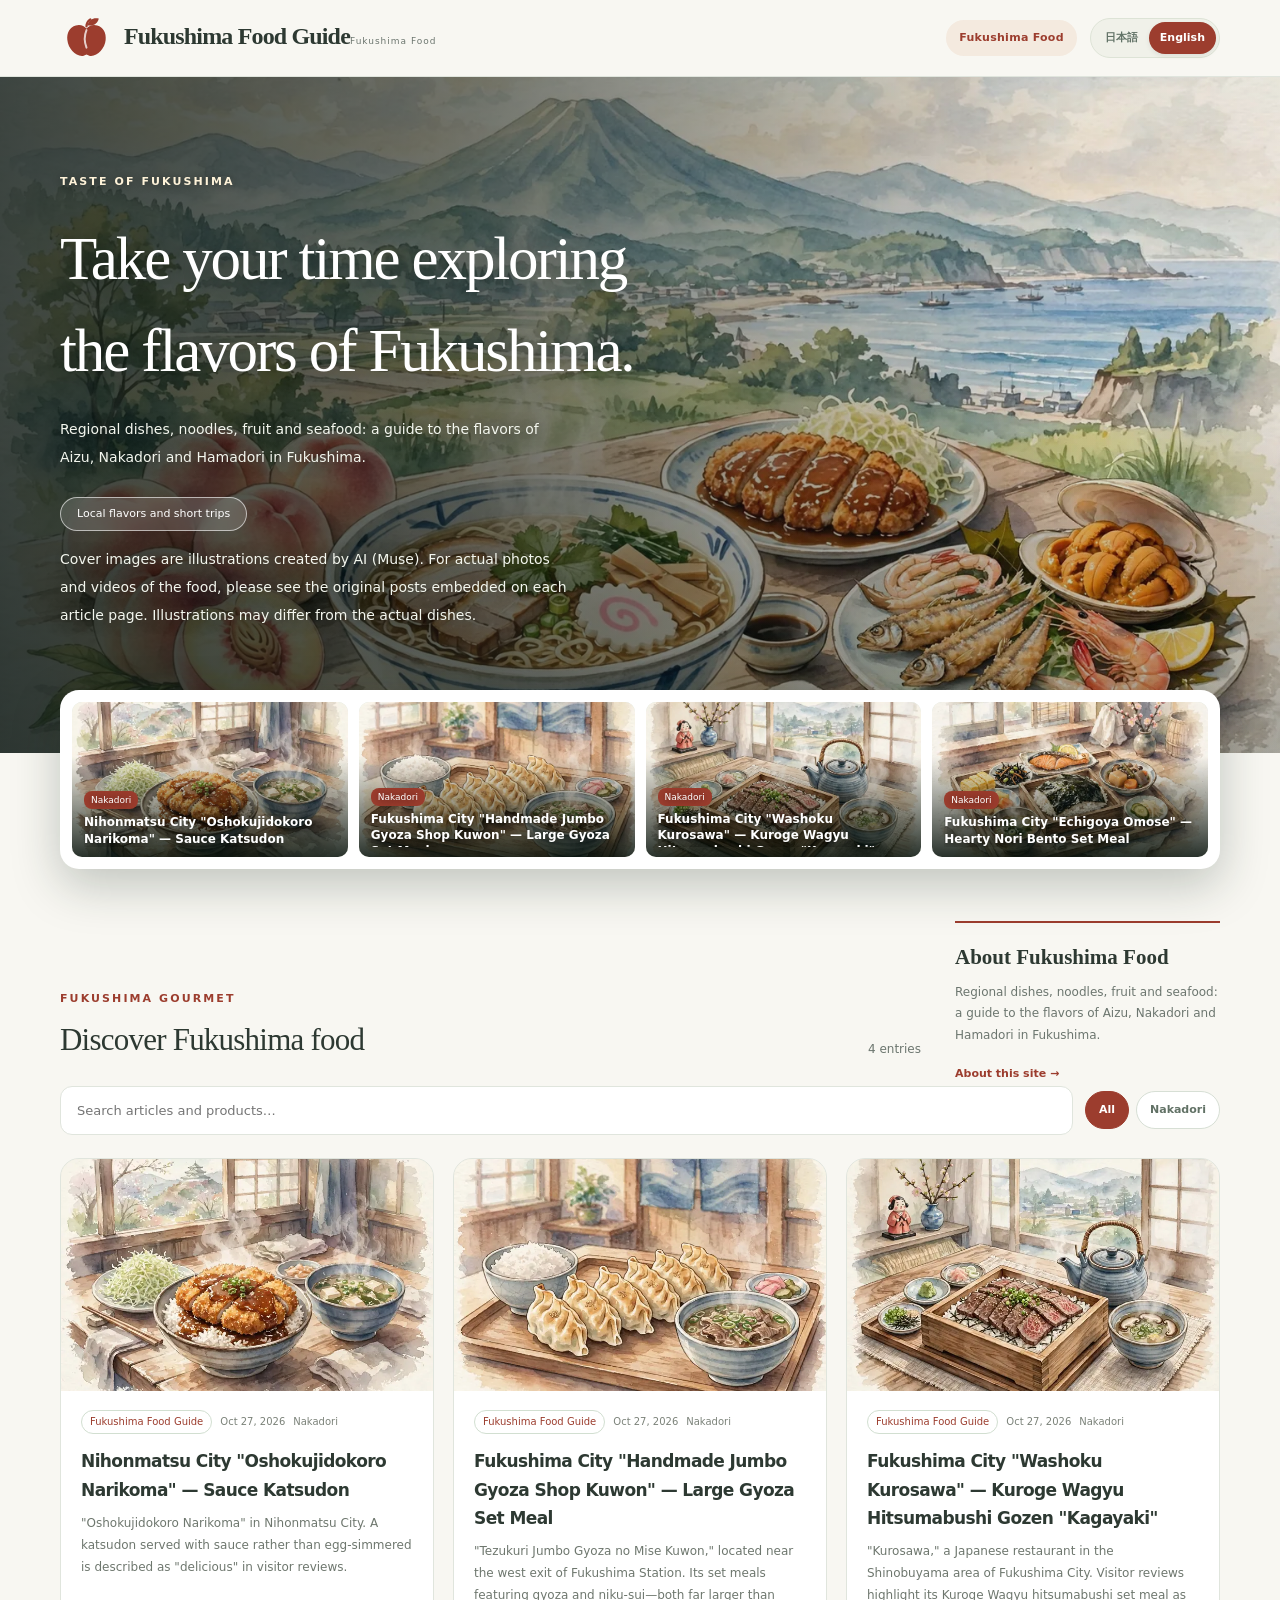
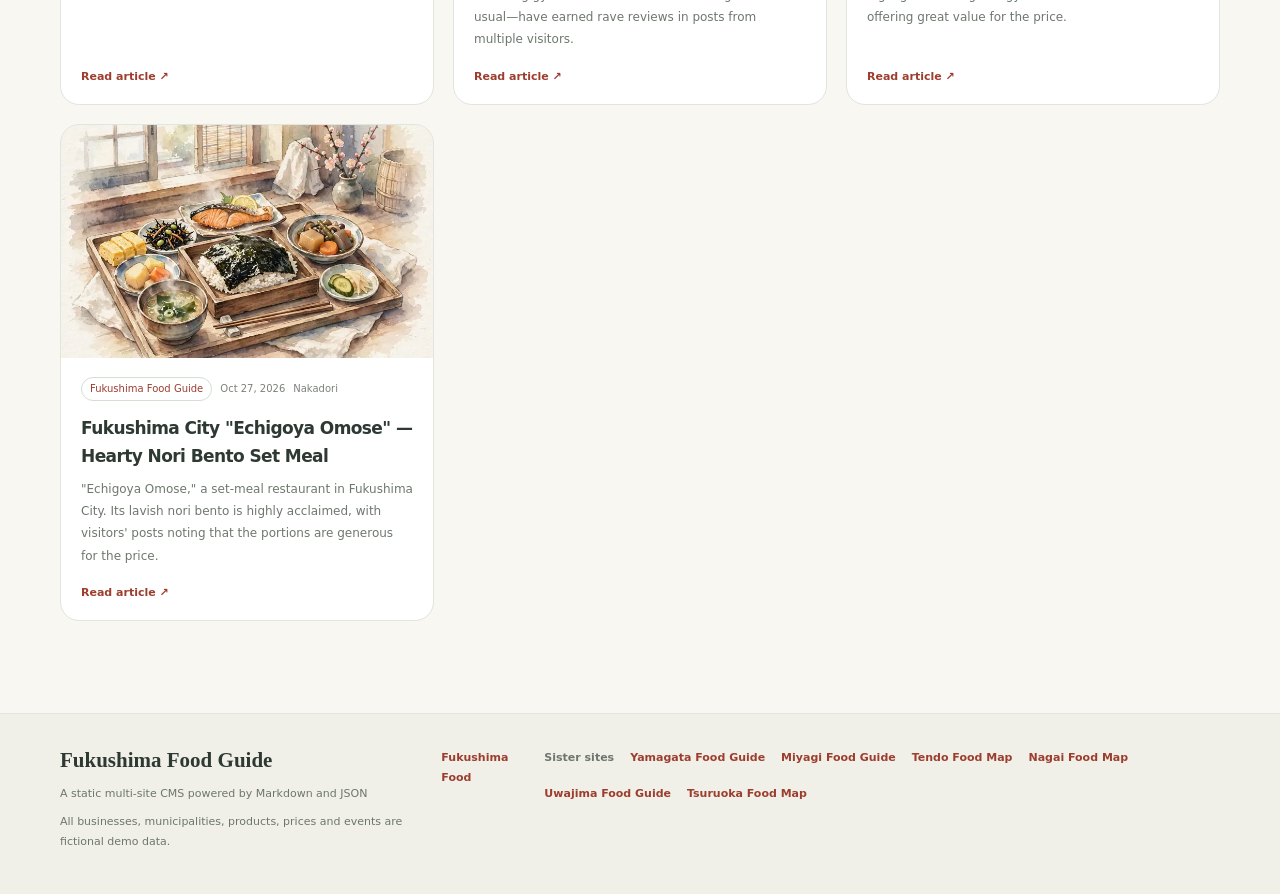
<file: index.html>
<!doctype html><html lang="ja"><head><meta charset="utf-8"><meta name="viewport" content="width=device-width,initial-scale=1"><meta name="description" content="Markdownから生成した静的JSONサイト"><meta http-equiv="Content-Security-Policy" content="default-src 'self'; script-src 'self' https://www.instagram.com https://www.threads.net https://www.threads.com; frame-src https://www.instagram.com https://www.threads.net https://www.threads.com; style-src 'self'; img-src 'self' data:; connect-src 'self'; object-src 'none'; base-uri 'self'; form-action 'none'"><title>福島グルメ案内</title><link rel="stylesheet" href="assets/style.css"></head><body><div id="app" data-default="fukushima" data-root="./" data-mode="site" data-site-id="fukushima" data-portal-url=""><p class="loading">読み込み中…</p></div><noscript>JavaScriptを有効にしてください。</noscript><script src="assets/app.js" defer></script></body></html>
</file>
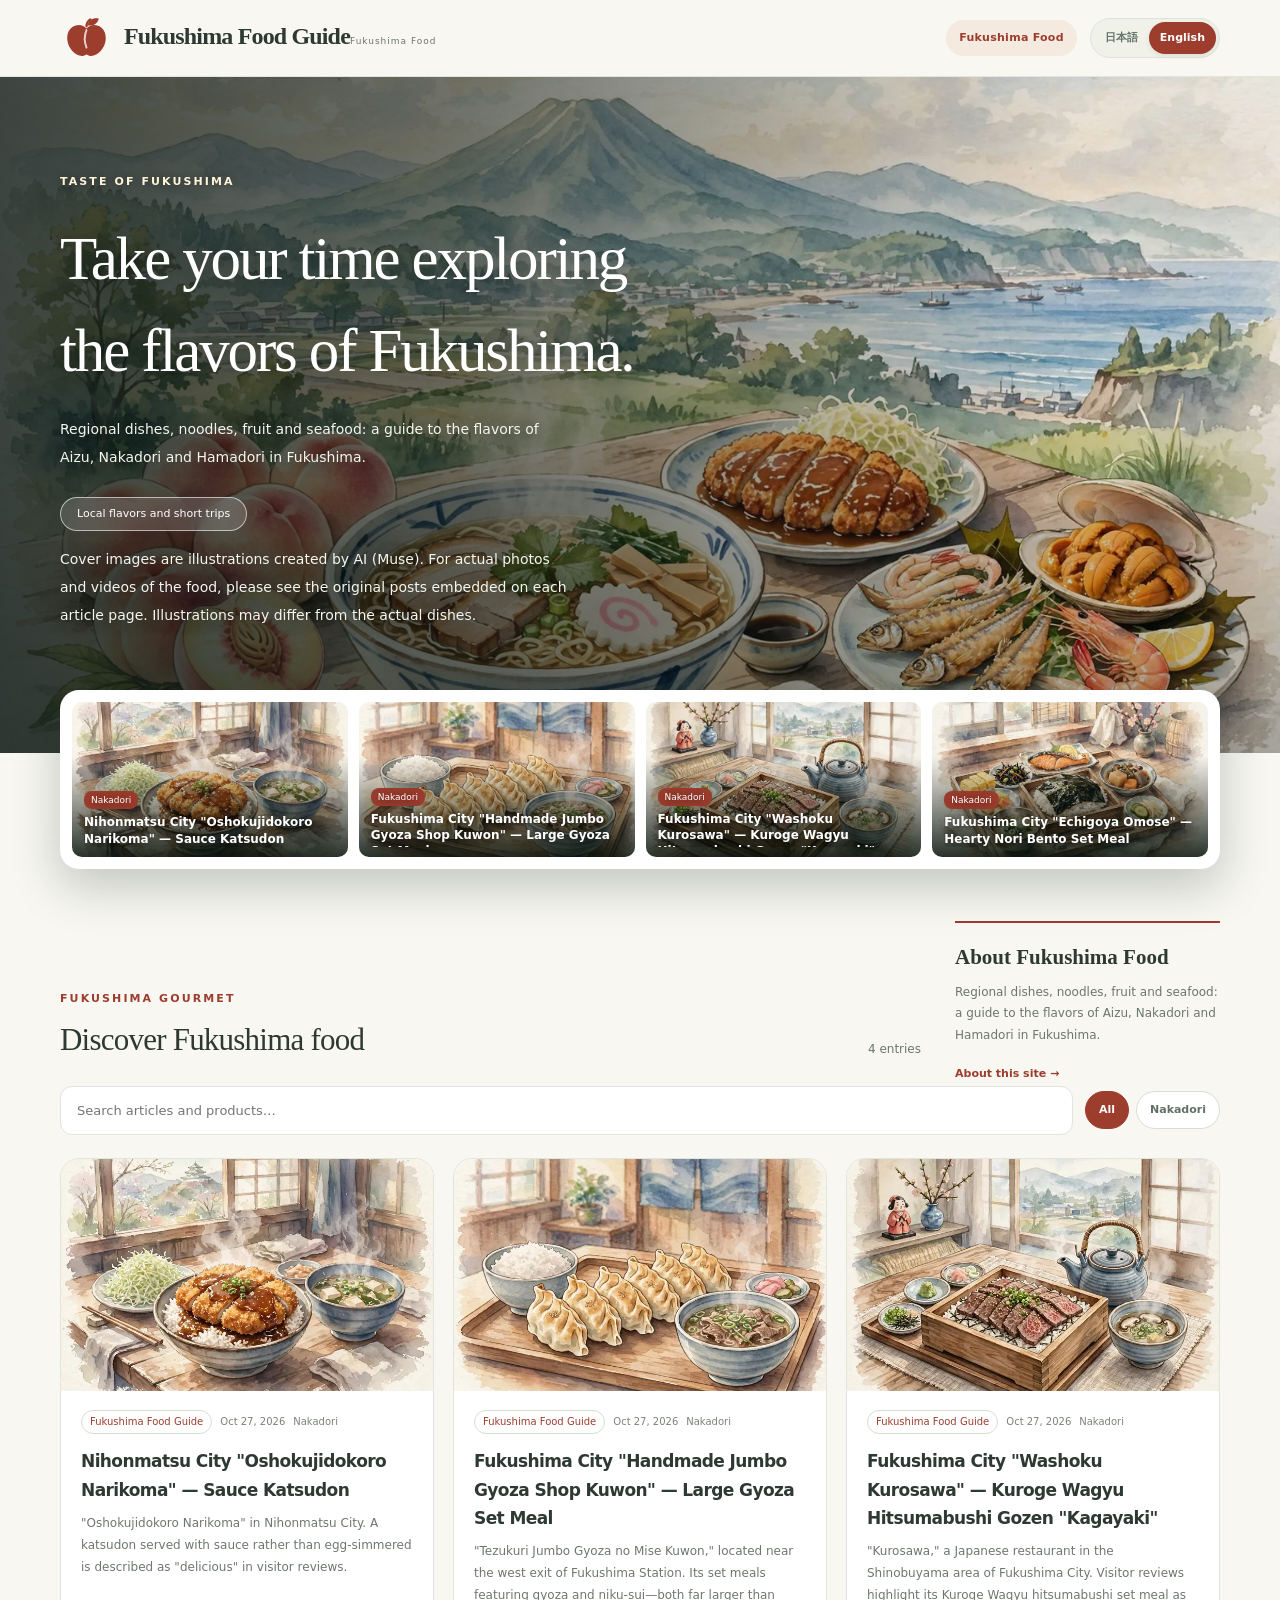
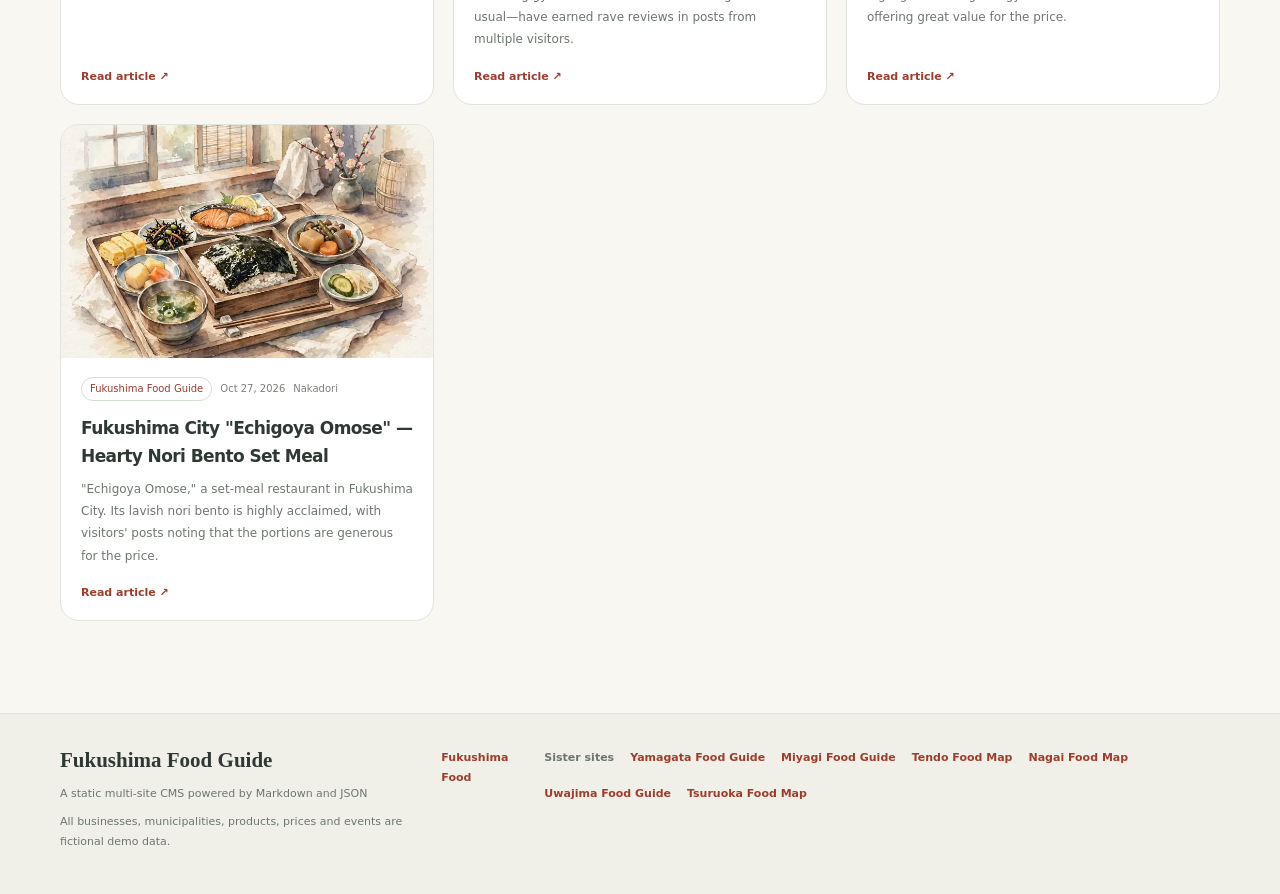
<file: docs/index.html>
<!doctype html><html lang="ja"><head><meta charset="utf-8"><meta name="viewport" content="width=device-width,initial-scale=1"><meta name="description" content="Markdownから生成した静的JSONサイト"><meta http-equiv="Content-Security-Policy" content="default-src 'self'; script-src 'self' https://static.cloudflareinsights.com https://www.instagram.com https://www.threads.net https://www.threads.com; frame-src https://www.instagram.com https://www.threads.net https://www.threads.com; style-src 'self' 'unsafe-hashes' 'sha256-xK+TcQ9StFcaVVSroz1BgC50XqBvx1GcKyflF9XE4A0=' 'sha256-l6khRnjaVBZm7Z9S5+A/4ZrRnU7hBbTAGeVNTXpAbwU='; img-src 'self' data:; connect-src 'self' https://cloudflareinsights.com; object-src 'none'; base-uri 'self'; form-action 'none'"><title>福島グルメ案内</title><link rel="stylesheet" href="assets/style.css"></head><body><div id="app" data-default="fukushima" data-root="./" data-mode="site" data-site-id="fukushima" data-portal-url=""><p class="loading">読み込み中…</p></div><noscript>JavaScriptを有効にしてください。</noscript><script src="assets/app.js" defer></script><script defer src="https://static.cloudflareinsights.com/beacon.min.js" data-cf-beacon='{"token": "cdf4ee53507948e4a412f503875833cd"}'></script></body></html>
</file>
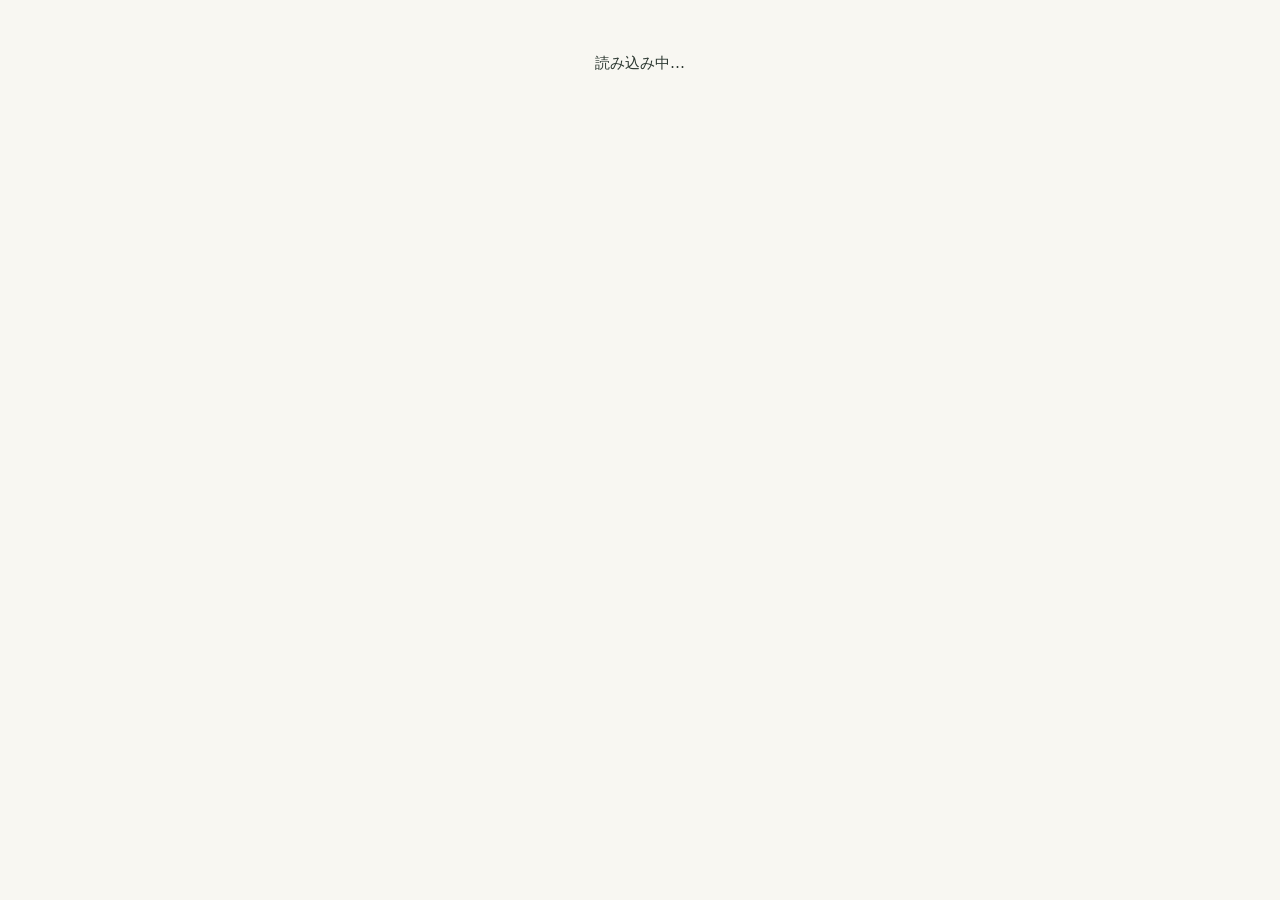
<file: docs/en/index.html>
<!doctype html><html lang="en"><head><meta charset="utf-8"><meta name="viewport" content="width=device-width,initial-scale=1"><meta name="description" content="Regional dishes, noodles, fruit and seafood: a guide to the flavors of Aizu, Nakadori and Hamadori in Fukushima."><meta http-equiv="refresh" content="0; url=../#/en/"><title>Fukushima Food Guide</title></head><body><p><a href="../#/en/">Fukushima Food Guide &mdash; English</a></p></body></html>
</file>
<file: assets/style.css>
:root{--bg:#f8f7f2;--ink:#2d3932;--muted:#6c766f;--line:#e0e5dd;--accent:#416851;--accentsoft:#edf3eb;--paper:#fff;--round:19px;--shadow:0 18px 48px rgba(37,57,42,.075)}*{box-sizing:border-box}html{scroll-behavior:smooth}body{margin:0;background:var(--bg);color:var(--ink);font:15px/1.8 -apple-system,BlinkMacSystemFont,'Noto Sans JP','Hiragino Kaku Gothic ProN',system-ui,sans-serif}button,input{font:inherit}button{cursor:pointer}a{color:inherit;text-decoration:none}a:hover{color:var(--accent)}img{max-width:100%}h1,h2,h3,p{margin-top:0}[hidden]{display:none!important}.container{width:min(1160px,calc(100% - 48px));margin:auto}.topbar{position:sticky;top:0;z-index:5;background:rgba(248,247,242,.97);backdrop-filter:blur(13px);border-bottom:1px solid var(--line)}.topline{display:flex;gap:18px;align-items:center;justify-content:space-between;min-height:76px}.brand{display:flex;align-items:center;gap:12px;min-width:0}.brandicon{width:42px;height:42px;display:grid;place-items:center;border-radius:13px;background:var(--accent);color:white;font:26px Georgia,serif}.brandname{font-family:Georgia,'Noto Serif JP',serif;font-size:24px;font-weight:700;line-height:1.1;letter-spacing:-.035em}.brandsub{font-size:9px;color:var(--muted);letter-spacing:.11em;line-height:1.4;margin-top:5px}.links{display:flex;align-items:center;gap:6px;flex-wrap:wrap;justify-content:flex-end}.links a{font-size:11px;font-weight:700;letter-spacing:.025em;border-radius:100px;padding:8px 13px;white-space:nowrap}.links a.selected{background:var(--accentsoft);color:var(--accent)}.cartbadge{display:inline-block;background:var(--accent);color:white;border-radius:15px;font-size:9px;min-width:17px;text-align:center;padding:0 4px}.mobilehint{display:none}.hero{background:linear-gradient(115deg,#e3eade,#f2dfc7);position:relative;overflow:hidden}.hero:before{content:"";position:absolute;width:370px;height:370px;border-radius:100%;right:-55px;top:-160px;background:rgba(255,255,255,.28)}.hero:after{content:"✳";position:absolute;right:10%;bottom:-150px;font:350px Georgia,serif;line-height:1;color:rgba(74,110,81,.09);transform:rotate(-16deg)}.hero.town{background:linear-gradient(110deg,#d9ebec,#eaf1e2)}.hero.town:after{content:"⌂";color:rgba(66,106,118,.09)}.hero.fruit{background:linear-gradient(110deg,#f6e6d2,#f7e0d9)}.hero.fruit:after{content:"◌";color:rgba(166,95,70,.13)}.heroinner{position:relative;z-index:1;padding:70px 0 77px;max-width:1160px;margin:auto}.kicker{font-size:11px;letter-spacing:.19em;font-weight:800;color:var(--accent)}.hero h1{font:500 clamp(35px,5vw,61px)/1.5 Georgia,'Noto Serif JP',serif;letter-spacing:-.035em;margin:19px 0;color:#263c31;white-space:pre-line}.hero p{font-size:14px;max-width:565px;color:#5c6a60;line-height:2}.hero .subpill{display:inline-flex;border:1px solid color-mix(in srgb,var(--accent) 35%,transparent);border-radius:100px;color:var(--accent);font-size:11px;padding:6px 16px;margin-top:12px;background:rgba(255,255,255,.28)}.section{padding:52px 0}.sectiontitle{display:flex;justify-content:space-between;align-items:end;margin-bottom:25px;gap:16px}.sectiontitle h2{font:500 31px/1.35 Georgia,'Noto Serif JP',serif;letter-spacing:-.025em;margin:8px 0 0}.sectiontitle .caption{font-size:12px;color:var(--muted);margin:0}.siteintro{display:grid;grid-template-columns:repeat(3,1fr);gap:18px;margin-bottom:50px}.siteitem{border:1px solid var(--line);background:white;border-radius:18px;padding:22px 23px;transition:transform .15s,border-color .15s;display:flex;gap:12px;align-items:start}.siteitem:hover{transform:translateY(-3px);border-color:var(--accent)}.siteemoji{width:45px;height:45px;border-radius:15px;background:var(--accentsoft);display:grid;place-items:center;font-size:23px;flex:none}.siteitem strong{font-size:15px}.siteitem span{display:block;font-size:11px;color:var(--muted);line-height:1.8;margin-top:4px}.tools{display:flex;gap:12px;flex-wrap:wrap;align-items:center;margin-bottom:23px}.search{background:#fff;border:1px solid var(--line);padding:12px 16px;border-radius:12px;min-width:220px;flex:1;font-size:13px;outline-color:var(--accent)}.chips{display:flex;flex-wrap:wrap;gap:7px}.chip{border:1px solid #d7dfd5;color:#617165;padding:8px 13px;background:#fff;border-radius:30px;font-size:11px;font-weight:700}.chip.active{background:var(--accent);color:white;border-color:var(--accent)}.grid{display:grid;grid-template-columns:repeat(3,minmax(0,1fr));gap:19px}.tile{border-radius:var(--round);background:var(--paper);border:1px solid var(--line);overflow:hidden;display:flex;flex-direction:column;transition:transform .18s,border-color .18s,box-shadow .18s}.tile:hover{transform:translateY(-4px);box-shadow:var(--shadow);border-color:#b3c6b6}.tile-image{width:100%;height:auto;display:block;background:#e8e4d8}.tile-content{display:flex;flex-direction:column;flex:1;padding:19px 20px 18px}.tile-meta{display:flex;gap:8px;align-items:center;flex-wrap:wrap;color:#7b8279;font-size:10px}.tag{color:var(--accent);border:1px solid #d2dfd1;border-radius:20px;padding:2px 8px;font-size:10px}.tile h3{font-size:17px;line-height:1.65;margin:13px 0 8px;letter-spacing:-.035em}.tile p{font-size:12px;color:#6e776e;line-height:1.85;margin-bottom:16px}.tile-foot{margin-top:auto;display:flex;gap:10px;justify-content:space-between;align-items:center}.more{color:var(--accent);font-size:11px;font-weight:800}.price{font-size:19px;font-weight:750;color:#a65e42}.price small{font-size:10px;font-weight:400;color:#777}.pillbutton{border:1px solid var(--accent);background:var(--accent);color:white;border-radius:30px;padding:7px 15px;font-size:11px;font-weight:700}.pillbutton.ghost{background:white;color:var(--accent)}.pillbutton:hover{opacity:.85}.introgrid{display:grid;grid-template-columns:1fr 265px;gap:34px}.rightnote{border-top:2px solid var(--accent);padding-top:22px}.rightnote h3{font:600 21px Georgia,serif;margin-bottom:12px}.rightnote p{font-size:12px;color:var(--muted)}.article{display:grid;grid-template-columns:minmax(0,1fr) 260px;gap:34px;align-items:start}.articlehead{padding:44px 0 32px;background:linear-gradient(105deg,var(--accentsoft),#f5eddf)}.articlehead h1{font:500 clamp(29px,4vw,44px)/1.52 Georgia,'Noto Serif JP',serif;margin:12px 0 0;overflow-wrap:anywhere}.paper{border:1px solid var(--line);border-radius:19px;background:#fff;padding:32px;overflow-wrap:anywhere}.articlecover{width:100%;height:auto;border-radius:11px;margin-bottom:26px}.prose{font-size:14px;line-height:2.15}.prose h2{font-size:20px;margin-top:30px;border-left:4px solid var(--accent);padding-left:12px}.prose h3{font-size:17px}.prose img{display:block;margin:22px auto;max-width:100%;height:auto;border-radius:10px}.prose p{margin-bottom:18px}.prose a{color:var(--accent);font-weight:600;text-decoration:underline;text-underline-offset:3px}.prose a:hover{text-decoration-thickness:2px}.prose ul{padding-left:20px}.prose table{width:100%;border-collapse:collapse;margin:4px 0 24px;font-size:13px;line-height:1.75}.prose th,.prose td{border:1px solid var(--line);padding:9px 12px;text-align:left;vertical-align:top}.prose th{background:var(--accentsoft);font-weight:700}.prose tbody tr:nth-child(even){background:#fafaf6}.prose td:first-child{font-weight:600}.prose pre{overflow-x:auto;background:#f4f4ee;border:1px solid var(--line);border-radius:10px;padding:14px 16px;font-size:12.5px;line-height:1.7;margin:4px 0 22px}.prose code{font-family:ui-monospace,SFMono-Regular,Menlo,Consolas,monospace}.backlink{display:inline-flex;margin-top:25px;color:var(--accent);font-weight:800;font-size:12px}.info{padding:17px;background:var(--accentsoft);border-radius:13px;font-size:12px;color:#5f6e62;margin-top:18px}.info.warn{background:#fff4e5;color:#956044;border:1px solid #efd7b9}.cross{margin-top:45px;padding-top:20px;border-top:1px solid var(--line)}.cross h2{font:500 25px Georgia,serif}.crosslinks{display:grid;grid-template-columns:repeat(2,minmax(0,1fr));gap:14px}.crosslink{display:flex;align-items:center;gap:12px;border:1px solid var(--line);padding:9px;background:white;border-radius:12px;min-width:0}.crosslink img{width:78px;height:58px;object-fit:cover;border-radius:7px;flex:none}.crosslink strong{font-size:12px;line-height:1.5;display:block}.crosslink span{font-size:10px;color:var(--muted)}.lead{font:500 18px/1.85 Georgia,serif}.purchase{display:flex;align-items:end;justify-content:space-between;gap:12px;background:#f8f6ef;padding:18px;border-radius:13px;margin-top:25px}.purchase .pillbutton{font-size:13px;padding:12px 18px}.toolbar{display:flex;align-items:center;justify-content:space-between;gap:12px;margin-bottom:24px}.notice{font-size:12px;color:#926148;background:#fff1e7;border:1px solid #eed6c2;border-radius:10px;padding:12px 16px}.cartrow{display:grid;grid-template-columns:90px 1fr auto;align-items:center;gap:17px;border-bottom:1px solid var(--line);padding:19px 0}.cartrow img{width:90px;height:67px;object-fit:cover;border-radius:9px}.cartrow h3{font-size:15px;margin-bottom:4px}.cartrow p{font-size:11px;color:var(--muted);margin:0}.cartctrl{display:flex;align-items:center;gap:9px}.cartctrl button{border:1px solid var(--line);background:#fff;padding:4px 10px;border-radius:8px}.total{display:flex;align-items:center;justify-content:space-between;font-size:20px;font-weight:bold;margin:30px 0}.servicegrid{display:grid;grid-template-columns:repeat(3,minmax(0,1fr));gap:12px;margin:0 0 35px}.service{padding:17px 20px;background:white;border:1px solid var(--line);border-radius:14px;font-size:13px;font-weight:700;color:#466f78;display:flex;align-items:center;gap:10px}.footer{margin-top:40px;border-top:1px solid var(--line);background:#f0f0e8;padding:34px 0}.footerinner{display:flex;align-items:start;justify-content:space-between;gap:24px}.footer strong{font:600 21px Georgia,serif}.footer p{font-size:11px;color:var(--muted);margin:8px 0}.footlinks{display:flex;gap:16px;flex-wrap:wrap}.footlinks a{font-size:11px;font-weight:700;color:var(--accent)}.sisterlinks{align-items:center}.sisterlabel{font-size:11px;font-weight:800;color:var(--muted)}.empty{padding:35px;border:1px dashed #ccd5ca;border-radius:14px;text-align:center;color:var(--muted)}.loading{padding:50px;text-align:center}.sr-only{position:absolute;width:1px;height:1px;overflow:hidden;clip:rect(0,0,0,0)}
@media(max-width:950px){.grid{grid-template-columns:repeat(2,minmax(0,1fr))}.siteintro{grid-template-columns:repeat(2,minmax(0,1fr))}.introgrid,.article{grid-template-columns:1fr}.rightnote{display:none}.links{gap:0}.links a{padding:8px 9px}.heroinner{padding:58px 0}}
@media(max-width:600px){.container{width:calc(100% - 30px)}.topline{min-height:80px;display:block;padding:12px 0}.brand{margin-bottom:8px}.brandicon{width:33px;height:33px;font-size:19px}.brandname{font-size:19px}.brandsub{display:none}.links{justify-content:flex-start;gap:2px}.links a{font-size:10px;padding:5px 8px}.heroinner{padding:38px 0 44px}.hero h1{font-size:35px}.hero p{font-size:12px}.hero:after{font-size:210px;bottom:-85px}.section{padding:36px 0}.siteintro,.grid,.crosslinks,.servicegrid{grid-template-columns:1fr}.sectiontitle h2{font-size:25px}.paper{padding:20px}.articlehead{padding:27px 0}.cartrow{grid-template-columns:65px 1fr}.cartrow img{width:65px;height:58px}.cartctrl{grid-column:2}.purchase{display:block}.purchase button{margin-top:16px}.footerinner{display:block}.footlinks{margin-top:16px}.tile-content{padding:16px}.prose table{display:block;overflow-x:auto;-webkit-overflow-scrolling:touch}.prose th,.prose td{padding:8px 10px}.prose table:has(>thead>tr>:nth-child(2):last-child){overflow:visible}.prose table:has(>thead>tr>:nth-child(2):last-child) thead{display:none}.prose table:has(>thead>tr>:nth-child(2):last-child) tbody,.prose table:has(>thead>tr>:nth-child(2):last-child) tr{display:block}.prose table:has(>thead>tr>:nth-child(2):last-child) tr{border:1px solid var(--line);border-radius:12px;margin-bottom:12px;overflow:hidden;background:#fff}.prose table:has(>thead>tr>:nth-child(2):last-child) td{display:block;border:none;padding:6px 14px 12px}.prose table:has(>thead>tr>:nth-child(2):last-child) td:first-child{background:var(--accentsoft);font-weight:700;white-space:normal;padding:8px 14px;margin-bottom:6px}.prose table:not(:has(>thead>tr>:nth-child(2):last-child)) th,.prose table:not(:has(>thead>tr>:nth-child(2):last-child)) td{min-width:112px}}
@media(prefers-reduced-motion:reduce){html{scroll-behavior:auto}.tile,.siteitem{transition:none}}
/* Bi-lingual navigation and photographic Fukushima gourmet hero. */
.header-right{display:flex;align-items:center;gap:13px;justify-content:flex-end;flex-wrap:wrap}
.language-switch{display:inline-flex;background:#f0f1e9;border:1px solid #dde3d6;padding:3px;border-radius:40px;white-space:nowrap}
.language-switch button{border:0;background:transparent;padding:6px 11px;color:#627367;border-radius:30px;font-size:11px;font-weight:750}
.language-switch button.chosen{background:var(--accent);color:#fff;box-shadow:0 2px 5px #00000014}
.hero.fukushima{background:#38302a;color:#fff}
.hero.fukushima .hero-photo{position:absolute;inset:0;width:100%;height:100%;object-fit:cover;display:block}
.hero.fukushima:before{display:none}
.hero.fukushima:after{content:none}
.hero.fukushima .heroinner{isolation:isolate}
.hero.fukushima h1{color:#fff;text-shadow:0 2px 20px #00000070}
.hero.fukushima .kicker{color:#fae0b5}
.hero.fukushima p{color:#fff0d9;max-width:510px;text-shadow:0 1px 12px #00000065}
.hero.fukushima .subpill{background:#ffffff1f;border-color:#ffffff80;color:#fff}
.site-link-label{color:var(--accent)!important;font-weight:700!important}
@media(max-width:1060px){.header-right{gap:6px}.links a{padding:6px 8px}}
@media(max-width:720px){.header-right{justify-content:flex-start}.language-switch{margin-top:4px}.hero.fukushima .hero-photo{object-position:56% center}.hero.fukushima:before{display:block;background:linear-gradient(90deg,#221b14bb,transparent);inset:0;width:auto;height:auto;border-radius:0}.hero.fukushima .heroinner{padding:55px 0 65px}}


/* Editorial photographic style, with fully localized HTML text over image assets. */
.hero{background:#22312b;min-height:440px;isolation:isolate}
.hero .hero-photo{position:absolute;inset:0;width:100%;height:100%;display:block;object-fit:cover;object-position:center 47%;z-index:-2}
.hero:before,.hero.fukushima:before{content:"";display:block;position:absolute;inset:0;width:100%;height:100%;border-radius:0;background:linear-gradient(90deg,rgba(10,22,19,.79) 0%,rgba(13,24,20,.56) 39%,rgba(13,22,19,.07) 84%),linear-gradient(0deg,rgba(11,20,15,.30),transparent 55%);z-index:-1;pointer-events:none}
.hero:after,.hero.town:after,.hero.fruit:after,.hero.fukushima:after{content:none;display:none}
.hero.town,.hero.fruit,.hero.bakery,.hero.fukushima,.hero.portal{background-color:#284034}
.hero .heroinner{position:relative;z-index:1;padding:90px 0 110px}
.hero h1,.hero.fukushima h1{color:#fff;text-shadow:0 4px 30px rgba(0,0,0,.38)}
.hero p,.hero.fukushima p{color:#f3f6ee;text-shadow:0 1px 15px rgba(0,0,0,.5)}
.hero .kicker,.hero.fukushima .kicker{color:#fff3d9;text-shadow:0 1px 8px #0007}
.hero .subpill,.hero.fukushima .subpill{color:white;border-color:#fff9;background:#ffffff24;backdrop-filter:blur(8px)}
.hero.fruit .hero-photo{object-position:center 48%}
.hero.town .hero-photo{object-position:center 50%}
.hero.bakery .hero-photo{object-position:center 50%}
.siteintro{grid-template-columns:repeat(4,minmax(0,1fr));gap:15px;margin-bottom:51px}
.siteitem{display:block;padding:0;overflow:hidden;min-width:0;box-shadow:0 5px 20px #20351f0a}
.siteitem-photo{display:block;overflow:hidden;height:156px;margin:0!important;background:#dde4d6}
.siteitem-photo img{width:100%;height:100%;display:block;object-fit:cover;transition:transform .3s}
.siteitem:hover .siteitem-photo img{transform:scale(1.045)}
.siteitem-info{padding:17px 19px 20px}
.siteitem-info strong{display:block;font-size:17px;line-height:1.45;margin:6px 0}
.siteitem-info .siteitem-type{font-size:10px;color:var(--accent);font-weight:800;letter-spacing:.07em}
.siteitem-info .siteitem-description{font-size:11px;line-height:1.7;color:#68766e;display:block;min-height:38px}
.siteitem-info .site-link-label{display:block;margin-top:14px}
.feature-wrap{position:relative;z-index:2;margin-top:-63px}
.photo-features{display:grid;grid-template-columns:repeat(4,minmax(0,1fr));gap:11px;padding:12px;background:#fff;border-radius:19px;box-shadow:0 16px 48px #172a2040}
.photo-feature{position:relative;height:155px;overflow:hidden;display:block;border-radius:10px;background:#dce8df}
.photo-feature:after{content:"";position:absolute;inset:0;background:linear-gradient(0deg,#05100ad9,transparent 65%)}
.photo-feature img{width:100%;height:100%;display:block;object-fit:cover;transition:transform .3s}
.photo-feature:hover img{transform:scale(1.07)}
.feature-caption{position:absolute;z-index:1;bottom:10px;left:12px;right:12px;color:#fff;text-shadow:0 1px 8px #000a}
.feature-caption small{display:inline-block;font-size:9px;background:var(--accent);color:#fff;padding:1px 7px;border-radius:8px;margin-bottom:5px}
.feature-caption strong{display:block;font-size:12px;line-height:1.35;max-height:3em;overflow:hidden}
@media(max-width:1000px){.siteintro{grid-template-columns:repeat(2,minmax(0,1fr))}.photo-feature{height:138px}.hero .heroinner{padding:70px 0 103px}}
@media(max-width:650px){.hero{min-height:385px}.hero .heroinner{padding:55px 0 100px}.hero:before{background:linear-gradient(90deg,#102015d9,rgba(12,28,19,.56) 75%,#0b261f35)}.siteintro{gap:12px}.siteitem-photo{height:112px}.siteitem-info{padding:12px}.siteitem-info strong{font-size:14px}.siteitem-info .siteitem-description{min-height:0}.photo-features{grid-template-columns:repeat(2,minmax(0,1fr));gap:8px;padding:8px;border-radius:14px}.feature-wrap{margin-top:-53px}.photo-feature{height:128px}.feature-caption strong{font-size:11px}}

/* Editorial vector logos, replacing the temporary h./house/emoji marks. */
.brandicon{width:52px;height:52px;flex:none;display:inline-flex;align-items:center;justify-content:center;background:transparent!important;color:#4a755f;border-radius:0!important;font-size:inherit;overflow:visible}
.brandicon svg{display:block;width:49px;height:49px;max-width:none;flex:none}
.brandicon-portal{color:#55785c}
.brandicon-bakery{color:#9b6a36}
.brandicon-town{color:#517c55}
.brandicon-fruit{color:#e77e2a}
.brandicon-gourmet{color:#143c47}
.brandicon-gourmet svg{width:54px}
.brandicon-fukushima{color:#9c3d2e}
@media(max-width:650px){.brandicon{width:39px;height:39px}.brandicon svg{width:38px;height:38px}.brandicon-gourmet svg{width:42px}}

.embed{display:flex;justify-content:center;margin:0 auto 24px;max-width:560px}
.embed blockquote{width:100%}
.heronote{font-size:11px;color:#7a847b;margin-top:14px;max-width:680px;line-height:1.9}
.mapbox{margin-top:26px;border:1px solid var(--line);border-radius:13px;padding:18px;background:#fbfaf5}.mapbox h3{font-size:15px;margin-bottom:10px}.maplinks{display:flex;gap:10px;flex-wrap:wrap}.mapbox p{font-size:11px;color:var(--muted);margin:10px 0 0}

/* Article page: left sidebar with site note + SNS embed (trial, 2026-10-26) */
.article{grid-template-columns:350px minmax(0,1fr)}
.leftnote{position:sticky;top:96px;border-top:2px solid var(--accent);padding-top:22px}
.leftnote h3{font:600 21px Georgia,serif;margin-bottom:12px}
.leftnote p{font-size:12px;color:var(--muted)}
.leftnote .embed{margin:24px 0 0;max-width:100%}
@media(max-width:950px){.article{grid-template-columns:1fr}.leftnote{position:static}}
.tsub{display:block;font-size:.6em;font-weight:500;letter-spacing:.02em;opacity:.72;margin-top:.16em}

/* Cover images: show the whole image at its natural aspect ratio, never cropped to a fixed frame (2026-10-26) */
.tile-image,.articlecover{aspect-ratio:auto;object-fit:initial}
.listenbar{margin-bottom:20px}.article .leftnote{max-height:calc(100vh - 116px);overflow-y:auto;scrollbar-width:thin}
.sidemenu{margin-top:26px;border-top:1px solid var(--line);padding-top:18px}
.sidemenu h3{font:600 15px Georgia,serif;margin-bottom:10px}
.sidemenu ul{list-style:none;margin:0;padding:0}
.sidemenu li{margin:0 0 9px;font-size:12px;line-height:1.6}
.sidemenu li.sub{padding-left:14px}
.sidemenu .recdate{display:block;font-size:10px;color:var(--muted)}
.prose h2,.prose h3{scroll-margin-top:100px}
</file>
<file: docs/assets/style.css>
:root{--bg:#f8f7f2;--ink:#2d3932;--muted:#6c766f;--line:#e0e5dd;--accent:#416851;--accentsoft:#edf3eb;--paper:#fff;--round:19px;--shadow:0 18px 48px rgba(37,57,42,.075)}*{box-sizing:border-box}html{scroll-behavior:smooth}body{margin:0;background:var(--bg);color:var(--ink);font:15px/1.8 -apple-system,BlinkMacSystemFont,'Noto Sans JP','Hiragino Kaku Gothic ProN',system-ui,sans-serif}button,input{font:inherit}button{cursor:pointer}a{color:inherit;text-decoration:none}a:hover{color:var(--accent)}img{max-width:100%}h1,h2,h3,p{margin-top:0}[hidden]{display:none!important}.container{width:min(1160px,calc(100% - 48px));margin:auto}.topbar{position:sticky;top:0;z-index:5;background:rgba(248,247,242,.97);backdrop-filter:blur(13px);border-bottom:1px solid var(--line)}.topline{display:flex;gap:18px;align-items:center;justify-content:space-between;min-height:76px}.brand{display:flex;align-items:center;gap:12px;min-width:0}.brandicon{width:42px;height:42px;display:grid;place-items:center;border-radius:13px;background:var(--accent);color:white;font:26px Georgia,serif}.brandname{font-family:Georgia,'Noto Serif JP',serif;font-size:24px;font-weight:700;line-height:1.1;letter-spacing:-.035em}.brandsub{font-size:9px;color:var(--muted);letter-spacing:.11em;line-height:1.4;margin-top:5px}.links{display:flex;align-items:center;gap:6px;flex-wrap:wrap;justify-content:flex-end}.links a{font-size:11px;font-weight:700;letter-spacing:.025em;border-radius:100px;padding:8px 13px;white-space:nowrap}.links a.selected{background:var(--accentsoft);color:var(--accent)}.cartbadge{display:inline-block;background:var(--accent);color:white;border-radius:15px;font-size:9px;min-width:17px;text-align:center;padding:0 4px}.mobilehint{display:none}.hero{background:linear-gradient(115deg,#e3eade,#f2dfc7);position:relative;overflow:hidden}.hero:before{content:"";position:absolute;width:370px;height:370px;border-radius:100%;right:-55px;top:-160px;background:rgba(255,255,255,.28)}.hero:after{content:"✳";position:absolute;right:10%;bottom:-150px;font:350px Georgia,serif;line-height:1;color:rgba(74,110,81,.09);transform:rotate(-16deg)}.hero.town{background:linear-gradient(110deg,#d9ebec,#eaf1e2)}.hero.town:after{content:"⌂";color:rgba(66,106,118,.09)}.hero.fruit{background:linear-gradient(110deg,#f6e6d2,#f7e0d9)}.hero.fruit:after{content:"◌";color:rgba(166,95,70,.13)}.heroinner{position:relative;z-index:1;padding:70px 0 77px;max-width:1160px;margin:auto}.kicker{font-size:11px;letter-spacing:.19em;font-weight:800;color:var(--accent)}.hero h1{font:500 clamp(35px,5vw,61px)/1.5 Georgia,'Noto Serif JP',serif;letter-spacing:-.035em;margin:19px 0;color:#263c31;white-space:pre-line}.hero p{font-size:14px;max-width:565px;color:#5c6a60;line-height:2}.hero .subpill{display:inline-flex;border:1px solid color-mix(in srgb,var(--accent) 35%,transparent);border-radius:100px;color:var(--accent);font-size:11px;padding:6px 16px;margin-top:12px;background:rgba(255,255,255,.28)}.section{padding:52px 0}.sectiontitle{display:flex;justify-content:space-between;align-items:end;margin-bottom:25px;gap:16px}.sectiontitle h2{font:500 31px/1.35 Georgia,'Noto Serif JP',serif;letter-spacing:-.025em;margin:8px 0 0}.sectiontitle .caption{font-size:12px;color:var(--muted);margin:0}.siteintro{display:grid;grid-template-columns:repeat(3,1fr);gap:18px;margin-bottom:50px}.siteitem{border:1px solid var(--line);background:white;border-radius:18px;padding:22px 23px;transition:transform .15s,border-color .15s;display:flex;gap:12px;align-items:start}.siteitem:hover{transform:translateY(-3px);border-color:var(--accent)}.siteemoji{width:45px;height:45px;border-radius:15px;background:var(--accentsoft);display:grid;place-items:center;font-size:23px;flex:none}.siteitem strong{font-size:15px}.siteitem span{display:block;font-size:11px;color:var(--muted);line-height:1.8;margin-top:4px}.tools{display:flex;gap:12px;flex-wrap:wrap;align-items:center;margin-bottom:23px}.search{background:#fff;border:1px solid var(--line);padding:12px 16px;border-radius:12px;min-width:220px;flex:1;font-size:13px;outline-color:var(--accent)}.chips{display:flex;flex-wrap:wrap;gap:7px}.chip{border:1px solid #d7dfd5;color:#617165;padding:8px 13px;background:#fff;border-radius:30px;font-size:11px;font-weight:700}.chip.active{background:var(--accent);color:white;border-color:var(--accent)}.grid{display:grid;grid-template-columns:repeat(3,minmax(0,1fr));gap:19px}.tile{border-radius:var(--round);background:var(--paper);border:1px solid var(--line);overflow:hidden;display:flex;flex-direction:column;transition:transform .18s,border-color .18s,box-shadow .18s}.tile:hover{transform:translateY(-4px);box-shadow:var(--shadow);border-color:#b3c6b6}.tile-image{width:100%;height:auto;display:block;background:#e8e4d8}.tile-content{display:flex;flex-direction:column;flex:1;padding:19px 20px 18px}.tile-meta{display:flex;gap:8px;align-items:center;flex-wrap:wrap;color:#7b8279;font-size:10px}.tag{color:var(--accent);border:1px solid #d2dfd1;border-radius:20px;padding:2px 8px;font-size:10px}.tile h3{font-size:17px;line-height:1.65;margin:13px 0 8px;letter-spacing:-.035em}.tile p{font-size:12px;color:#6e776e;line-height:1.85;margin-bottom:16px}.tile-foot{margin-top:auto;display:flex;gap:10px;justify-content:space-between;align-items:center}.more{color:var(--accent);font-size:11px;font-weight:800}.price{font-size:19px;font-weight:750;color:#a65e42}.price small{font-size:10px;font-weight:400;color:#777}.pillbutton{border:1px solid var(--accent);background:var(--accent);color:white;border-radius:30px;padding:7px 15px;font-size:11px;font-weight:700}.pillbutton.ghost{background:white;color:var(--accent)}.pillbutton:hover{opacity:.85}.introgrid{display:grid;grid-template-columns:1fr 265px;gap:34px}.rightnote{border-top:2px solid var(--accent);padding-top:22px}.rightnote h3{font:600 21px Georgia,serif;margin-bottom:12px}.rightnote p{font-size:12px;color:var(--muted)}.article{display:grid;grid-template-columns:minmax(0,1fr) 260px;gap:34px;align-items:start}.articlehead{padding:44px 0 32px;background:linear-gradient(105deg,var(--accentsoft),#f5eddf)}.articlehead h1{font:500 clamp(29px,4vw,44px)/1.52 Georgia,'Noto Serif JP',serif;margin:12px 0 0;overflow-wrap:anywhere}.paper{border:1px solid var(--line);border-radius:19px;background:#fff;padding:32px;overflow-wrap:anywhere}.articlecover{width:100%;height:auto;border-radius:11px;margin-bottom:26px}.prose{font-size:14px;line-height:2.15}.prose h2{font-size:20px;margin-top:30px;border-left:4px solid var(--accent);padding-left:12px}.prose h3{font-size:17px}.prose img{display:block;margin:22px auto;max-width:100%;height:auto;border-radius:10px}.prose p{margin-bottom:18px}.prose a{color:var(--accent);font-weight:600;text-decoration:underline;text-underline-offset:3px}.prose a:hover{text-decoration-thickness:2px}.prose ul{padding-left:20px}.prose table{width:100%;border-collapse:collapse;margin:4px 0 24px;font-size:13px;line-height:1.75}.prose th,.prose td{border:1px solid var(--line);padding:9px 12px;text-align:left;vertical-align:top}.prose th{background:var(--accentsoft);font-weight:700}.prose tbody tr:nth-child(even){background:#fafaf6}.prose td:first-child{font-weight:600}.prose pre{overflow-x:auto;background:#f4f4ee;border:1px solid var(--line);border-radius:10px;padding:14px 16px;font-size:12.5px;line-height:1.7;margin:4px 0 22px}.prose code{font-family:ui-monospace,SFMono-Regular,Menlo,Consolas,monospace}.backlink{display:inline-flex;margin-top:25px;color:var(--accent);font-weight:800;font-size:12px}.info{padding:17px;background:var(--accentsoft);border-radius:13px;font-size:12px;color:#5f6e62;margin-top:18px}.info.warn{background:#fff4e5;color:#956044;border:1px solid #efd7b9}.cross{margin-top:45px;padding-top:20px;border-top:1px solid var(--line)}.cross h2{font:500 25px Georgia,serif}.crosslinks{display:grid;grid-template-columns:repeat(2,minmax(0,1fr));gap:14px}.crosslink{display:flex;align-items:center;gap:12px;border:1px solid var(--line);padding:9px;background:white;border-radius:12px;min-width:0}.crosslink img{width:78px;height:58px;object-fit:cover;border-radius:7px;flex:none}.crosslink strong{font-size:12px;line-height:1.5;display:block}.crosslink span{font-size:10px;color:var(--muted)}.lead{font:500 18px/1.85 Georgia,serif}.purchase{display:flex;align-items:end;justify-content:space-between;gap:12px;background:#f8f6ef;padding:18px;border-radius:13px;margin-top:25px}.purchase .pillbutton{font-size:13px;padding:12px 18px}.toolbar{display:flex;align-items:center;justify-content:space-between;gap:12px;margin-bottom:24px}.notice{font-size:12px;color:#926148;background:#fff1e7;border:1px solid #eed6c2;border-radius:10px;padding:12px 16px}.cartrow{display:grid;grid-template-columns:90px 1fr auto;align-items:center;gap:17px;border-bottom:1px solid var(--line);padding:19px 0}.cartrow img{width:90px;height:67px;object-fit:cover;border-radius:9px}.cartrow h3{font-size:15px;margin-bottom:4px}.cartrow p{font-size:11px;color:var(--muted);margin:0}.cartctrl{display:flex;align-items:center;gap:9px}.cartctrl button{border:1px solid var(--line);background:#fff;padding:4px 10px;border-radius:8px}.total{display:flex;align-items:center;justify-content:space-between;font-size:20px;font-weight:bold;margin:30px 0}.servicegrid{display:grid;grid-template-columns:repeat(3,minmax(0,1fr));gap:12px;margin:0 0 35px}.service{padding:17px 20px;background:white;border:1px solid var(--line);border-radius:14px;font-size:13px;font-weight:700;color:#466f78;display:flex;align-items:center;gap:10px}.footer{margin-top:40px;border-top:1px solid var(--line);background:#f0f0e8;padding:34px 0}.footerinner{display:flex;align-items:start;justify-content:space-between;gap:24px}.footer strong{font:600 21px Georgia,serif}.footer p{font-size:11px;color:var(--muted);margin:8px 0}.footlinks{display:flex;gap:16px;flex-wrap:wrap}.footlinks a{font-size:11px;font-weight:700;color:var(--accent)}.sisterlinks{align-items:center}.sisterlabel{font-size:11px;font-weight:800;color:var(--muted)}.empty{padding:35px;border:1px dashed #ccd5ca;border-radius:14px;text-align:center;color:var(--muted)}.loading{padding:50px;text-align:center}.sr-only{position:absolute;width:1px;height:1px;overflow:hidden;clip:rect(0,0,0,0)}
@media(max-width:950px){.grid{grid-template-columns:repeat(2,minmax(0,1fr))}.siteintro{grid-template-columns:repeat(2,minmax(0,1fr))}.introgrid,.article{grid-template-columns:1fr}.rightnote{display:none}.links{gap:0}.links a{padding:8px 9px}.heroinner{padding:58px 0}}
@media(max-width:600px){.container{width:calc(100% - 30px)}.topline{min-height:80px;display:block;padding:12px 0}.brand{margin-bottom:8px}.brandicon{width:33px;height:33px;font-size:19px}.brandname{font-size:19px}.brandsub{display:none}.links{justify-content:flex-start;gap:2px}.links a{font-size:10px;padding:5px 8px}.heroinner{padding:38px 0 44px}.hero h1{font-size:35px}.hero p{font-size:12px}.hero:after{font-size:210px;bottom:-85px}.section{padding:36px 0}.siteintro,.grid,.crosslinks,.servicegrid{grid-template-columns:1fr}.sectiontitle h2{font-size:25px}.paper{padding:20px}.articlehead{padding:27px 0}.cartrow{grid-template-columns:65px 1fr}.cartrow img{width:65px;height:58px}.cartctrl{grid-column:2}.purchase{display:block}.purchase button{margin-top:16px}.footerinner{display:block}.footlinks{margin-top:16px}.tile-content{padding:16px}.prose table{display:block;overflow-x:auto;-webkit-overflow-scrolling:touch}.prose th,.prose td{padding:8px 10px}.prose table:has(>thead>tr>:nth-child(2):last-child){overflow:visible}.prose table:has(>thead>tr>:nth-child(2):last-child) thead{display:none}.prose table:has(>thead>tr>:nth-child(2):last-child) tbody,.prose table:has(>thead>tr>:nth-child(2):last-child) tr{display:block}.prose table:has(>thead>tr>:nth-child(2):last-child) tr{border:1px solid var(--line);border-radius:12px;margin-bottom:12px;overflow:hidden;background:#fff}.prose table:has(>thead>tr>:nth-child(2):last-child) td{display:block;border:none;padding:6px 14px 12px}.prose table:has(>thead>tr>:nth-child(2):last-child) td:first-child{background:var(--accentsoft);font-weight:700;white-space:normal;padding:8px 14px;margin-bottom:6px}.prose table:not(:has(>thead>tr>:nth-child(2):last-child)) th,.prose table:not(:has(>thead>tr>:nth-child(2):last-child)) td{min-width:112px}}
@media(prefers-reduced-motion:reduce){html{scroll-behavior:auto}.tile,.siteitem{transition:none}}
/* Bi-lingual navigation and photographic Fukushima gourmet hero. */
.header-right{display:flex;align-items:center;gap:13px;justify-content:flex-end;flex-wrap:wrap}
.language-switch{display:inline-flex;background:#f0f1e9;border:1px solid #dde3d6;padding:3px;border-radius:40px;white-space:nowrap}
.language-switch button{border:0;background:transparent;padding:6px 11px;color:#627367;border-radius:30px;font-size:11px;font-weight:750}
.language-switch button.chosen{background:var(--accent);color:#fff;box-shadow:0 2px 5px #00000014}
.hero.fukushima{background:#38302a;color:#fff}
.hero.fukushima .hero-photo{position:absolute;inset:0;width:100%;height:100%;object-fit:cover;display:block}
.hero.fukushima:before{display:none}
.hero.fukushima:after{content:none}
.hero.fukushima .heroinner{isolation:isolate}
.hero.fukushima h1{color:#fff;text-shadow:0 2px 20px #00000070}
.hero.fukushima .kicker{color:#fae0b5}
.hero.fukushima p{color:#fff0d9;max-width:510px;text-shadow:0 1px 12px #00000065}
.hero.fukushima .subpill{background:#ffffff1f;border-color:#ffffff80;color:#fff}
.site-link-label{color:var(--accent)!important;font-weight:700!important}
@media(max-width:1060px){.header-right{gap:6px}.links a{padding:6px 8px}}
@media(max-width:720px){.header-right{justify-content:flex-start}.language-switch{margin-top:4px}.hero.fukushima .hero-photo{object-position:56% center}.hero.fukushima:before{display:block;background:linear-gradient(90deg,#221b14bb,transparent);inset:0;width:auto;height:auto;border-radius:0}.hero.fukushima .heroinner{padding:55px 0 65px}}


/* Editorial photographic style, with fully localized HTML text over image assets. */
.hero{background:#22312b;min-height:440px;isolation:isolate}
.hero .hero-photo{position:absolute;inset:0;width:100%;height:100%;display:block;object-fit:cover;object-position:center 47%;z-index:-2}
.hero:before,.hero.fukushima:before{content:"";display:block;position:absolute;inset:0;width:100%;height:100%;border-radius:0;background:linear-gradient(90deg,rgba(10,22,19,.79) 0%,rgba(13,24,20,.56) 39%,rgba(13,22,19,.07) 84%),linear-gradient(0deg,rgba(11,20,15,.30),transparent 55%);z-index:-1;pointer-events:none}
.hero:after,.hero.town:after,.hero.fruit:after,.hero.fukushima:after{content:none;display:none}
.hero.town,.hero.fruit,.hero.bakery,.hero.fukushima,.hero.portal{background-color:#284034}
.hero .heroinner{position:relative;z-index:1;padding:90px 0 110px}
.hero h1,.hero.fukushima h1{color:#fff;text-shadow:0 4px 30px rgba(0,0,0,.38)}
.hero p,.hero.fukushima p{color:#f3f6ee;text-shadow:0 1px 15px rgba(0,0,0,.5)}
.hero .kicker,.hero.fukushima .kicker{color:#fff3d9;text-shadow:0 1px 8px #0007}
.hero .subpill,.hero.fukushima .subpill{color:white;border-color:#fff9;background:#ffffff24;backdrop-filter:blur(8px)}
.hero.fruit .hero-photo{object-position:center 48%}
.hero.town .hero-photo{object-position:center 50%}
.hero.bakery .hero-photo{object-position:center 50%}
.siteintro{grid-template-columns:repeat(4,minmax(0,1fr));gap:15px;margin-bottom:51px}
.siteitem{display:block;padding:0;overflow:hidden;min-width:0;box-shadow:0 5px 20px #20351f0a}
.siteitem-photo{display:block;overflow:hidden;height:156px;margin:0!important;background:#dde4d6}
.siteitem-photo img{width:100%;height:100%;display:block;object-fit:cover;transition:transform .3s}
.siteitem:hover .siteitem-photo img{transform:scale(1.045)}
.siteitem-info{padding:17px 19px 20px}
.siteitem-info strong{display:block;font-size:17px;line-height:1.45;margin:6px 0}
.siteitem-info .siteitem-type{font-size:10px;color:var(--accent);font-weight:800;letter-spacing:.07em}
.siteitem-info .siteitem-description{font-size:11px;line-height:1.7;color:#68766e;display:block;min-height:38px}
.siteitem-info .site-link-label{display:block;margin-top:14px}
.feature-wrap{position:relative;z-index:2;margin-top:-63px}
.photo-features{display:grid;grid-template-columns:repeat(4,minmax(0,1fr));gap:11px;padding:12px;background:#fff;border-radius:19px;box-shadow:0 16px 48px #172a2040}
.photo-feature{position:relative;height:155px;overflow:hidden;display:block;border-radius:10px;background:#dce8df}
.photo-feature:after{content:"";position:absolute;inset:0;background:linear-gradient(0deg,#05100ad9,transparent 65%)}
.photo-feature img{width:100%;height:100%;display:block;object-fit:cover;transition:transform .3s}
.photo-feature:hover img{transform:scale(1.07)}
.feature-caption{position:absolute;z-index:1;bottom:10px;left:12px;right:12px;color:#fff;text-shadow:0 1px 8px #000a}
.feature-caption small{display:inline-block;font-size:9px;background:var(--accent);color:#fff;padding:1px 7px;border-radius:8px;margin-bottom:5px}
.feature-caption strong{display:block;font-size:12px;line-height:1.35;max-height:3em;overflow:hidden}
@media(max-width:1000px){.siteintro{grid-template-columns:repeat(2,minmax(0,1fr))}.photo-feature{height:138px}.hero .heroinner{padding:70px 0 103px}}
@media(max-width:650px){.hero{min-height:385px}.hero .heroinner{padding:55px 0 100px}.hero:before{background:linear-gradient(90deg,#102015d9,rgba(12,28,19,.56) 75%,#0b261f35)}.siteintro{gap:12px}.siteitem-photo{height:112px}.siteitem-info{padding:12px}.siteitem-info strong{font-size:14px}.siteitem-info .siteitem-description{min-height:0}.photo-features{grid-template-columns:repeat(2,minmax(0,1fr));gap:8px;padding:8px;border-radius:14px}.feature-wrap{margin-top:-53px}.photo-feature{height:128px}.feature-caption strong{font-size:11px}}

/* Editorial vector logos, replacing the temporary h./house/emoji marks. */
.brandicon{width:52px;height:52px;flex:none;display:inline-flex;align-items:center;justify-content:center;background:transparent!important;color:#4a755f;border-radius:0!important;font-size:inherit;overflow:visible}
.brandicon svg{display:block;width:49px;height:49px;max-width:none;flex:none}
.brandicon-portal{color:#55785c}
.brandicon-bakery{color:#9b6a36}
.brandicon-town{color:#517c55}
.brandicon-fruit{color:#e77e2a}
.brandicon-gourmet{color:#143c47}
.brandicon-gourmet svg{width:54px}
.brandicon-fukushima{color:#9c3d2e}
@media(max-width:650px){.brandicon{width:39px;height:39px}.brandicon svg{width:38px;height:38px}.brandicon-gourmet svg{width:42px}}

.embed{display:flex;justify-content:center;margin:0 auto 24px;max-width:560px}
.embed blockquote{width:100%}
.heronote{font-size:11px;color:#7a847b;margin-top:14px;max-width:680px;line-height:1.9}
.mapbox{margin-top:26px;border:1px solid var(--line);border-radius:13px;padding:18px;background:#fbfaf5}.mapbox h3{font-size:15px;margin-bottom:10px}.maplinks{display:flex;gap:10px;flex-wrap:wrap}.mapbox p{font-size:11px;color:var(--muted);margin:10px 0 0}

/* Article page: left sidebar with site note + SNS embed (trial, 2026-10-26) */
.article{grid-template-columns:350px minmax(0,1fr)}
.leftnote{position:sticky;top:96px;border-top:2px solid var(--accent);padding-top:22px}
.leftnote h3{font:600 21px Georgia,serif;margin-bottom:12px}
.leftnote p{font-size:12px;color:var(--muted)}
.leftnote .embed{margin:24px 0 0;max-width:100%}
@media(max-width:950px){.article{grid-template-columns:1fr}.leftnote{position:static}}
.tsub{display:block;font-size:.6em;font-weight:500;letter-spacing:.02em;opacity:.72;margin-top:.16em}

/* Cover images: show the whole image at its natural aspect ratio, never cropped to a fixed frame (2026-10-26) */
.tile-image,.articlecover{aspect-ratio:auto;object-fit:initial}
.listenbar{margin-bottom:20px}.article .leftnote{max-height:calc(100vh - 116px);overflow-y:auto;scrollbar-width:thin}
.sidemenu{margin-top:26px;border-top:1px solid var(--line);padding-top:18px}
.sidemenu h3{font:600 15px Georgia,serif;margin-bottom:10px}
.sidemenu ul{list-style:none;margin:0;padding:0}
.sidemenu li{margin:0 0 9px;font-size:12px;line-height:1.6}
.sidemenu li.sub{padding-left:14px}
.sidemenu .recdate{display:block;font-size:10px;color:var(--muted)}
.prose h2,.prose h3{scroll-margin-top:100px}
</file>
